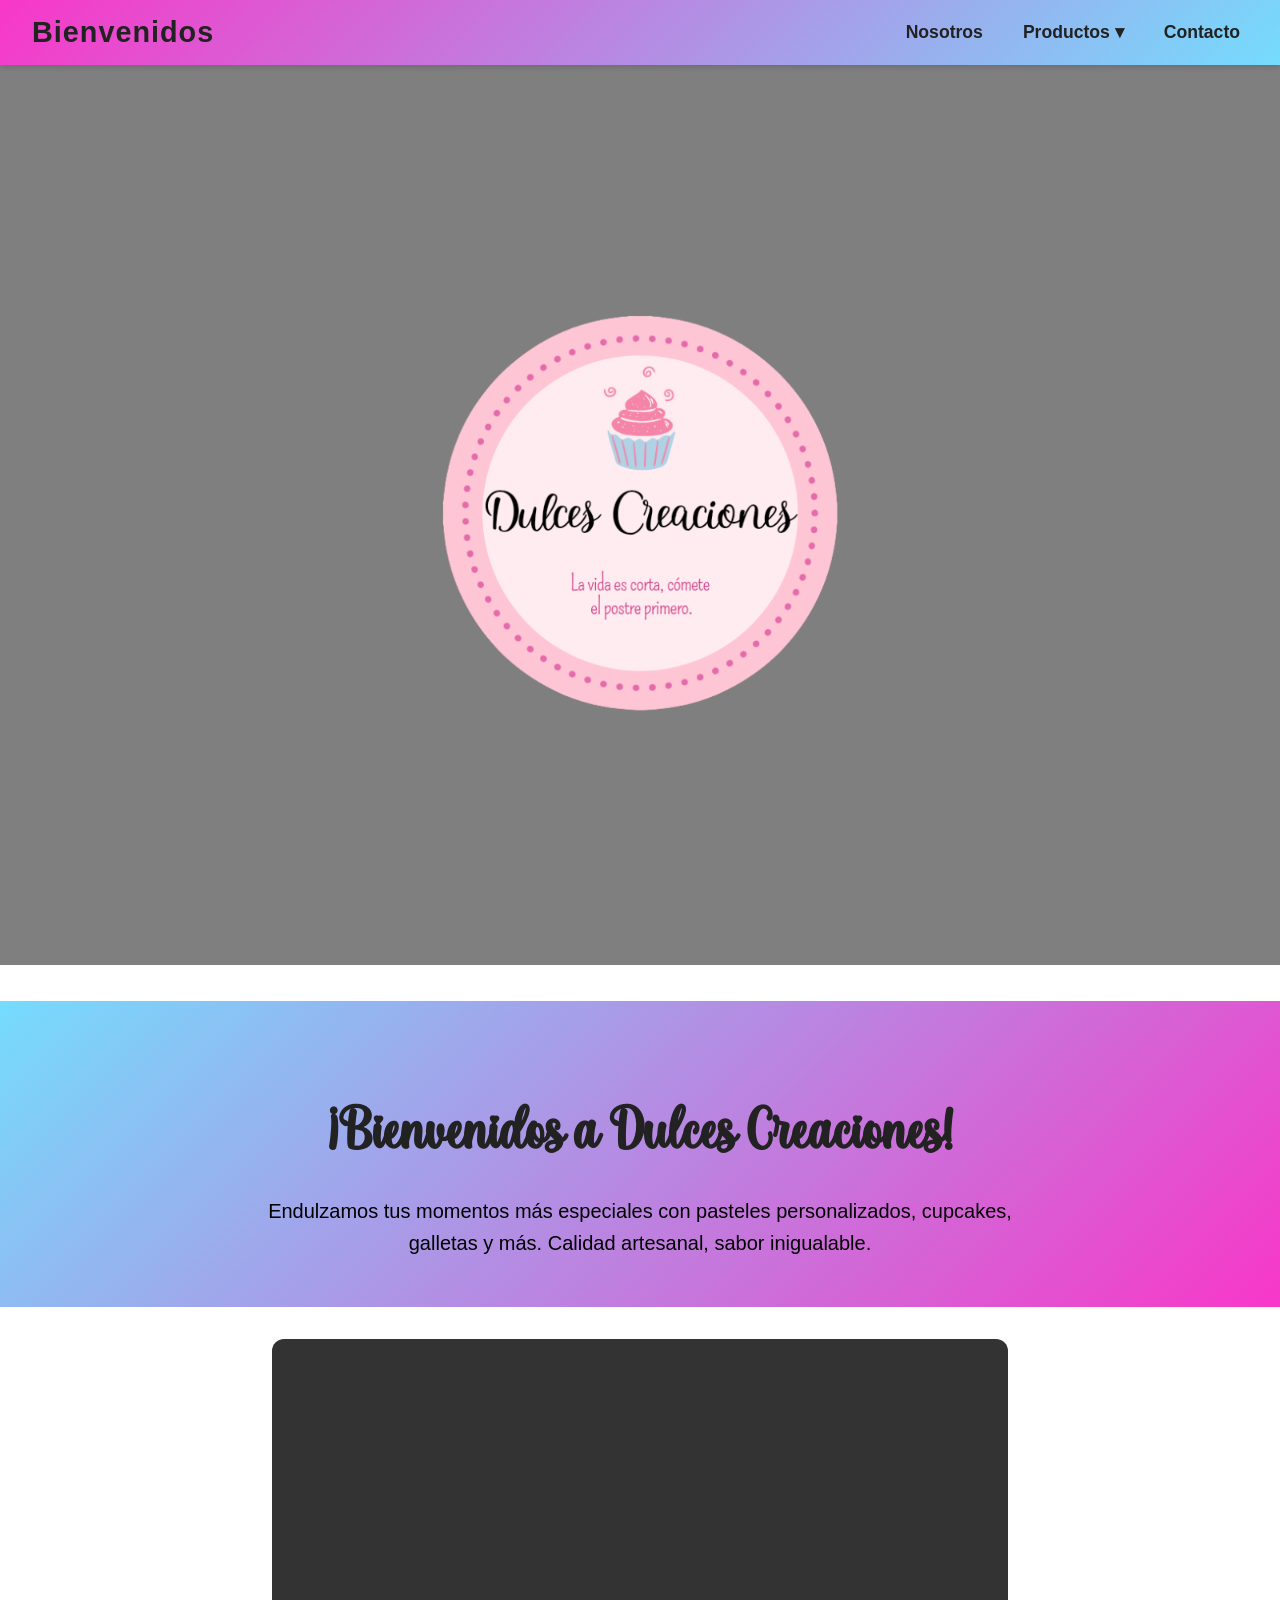
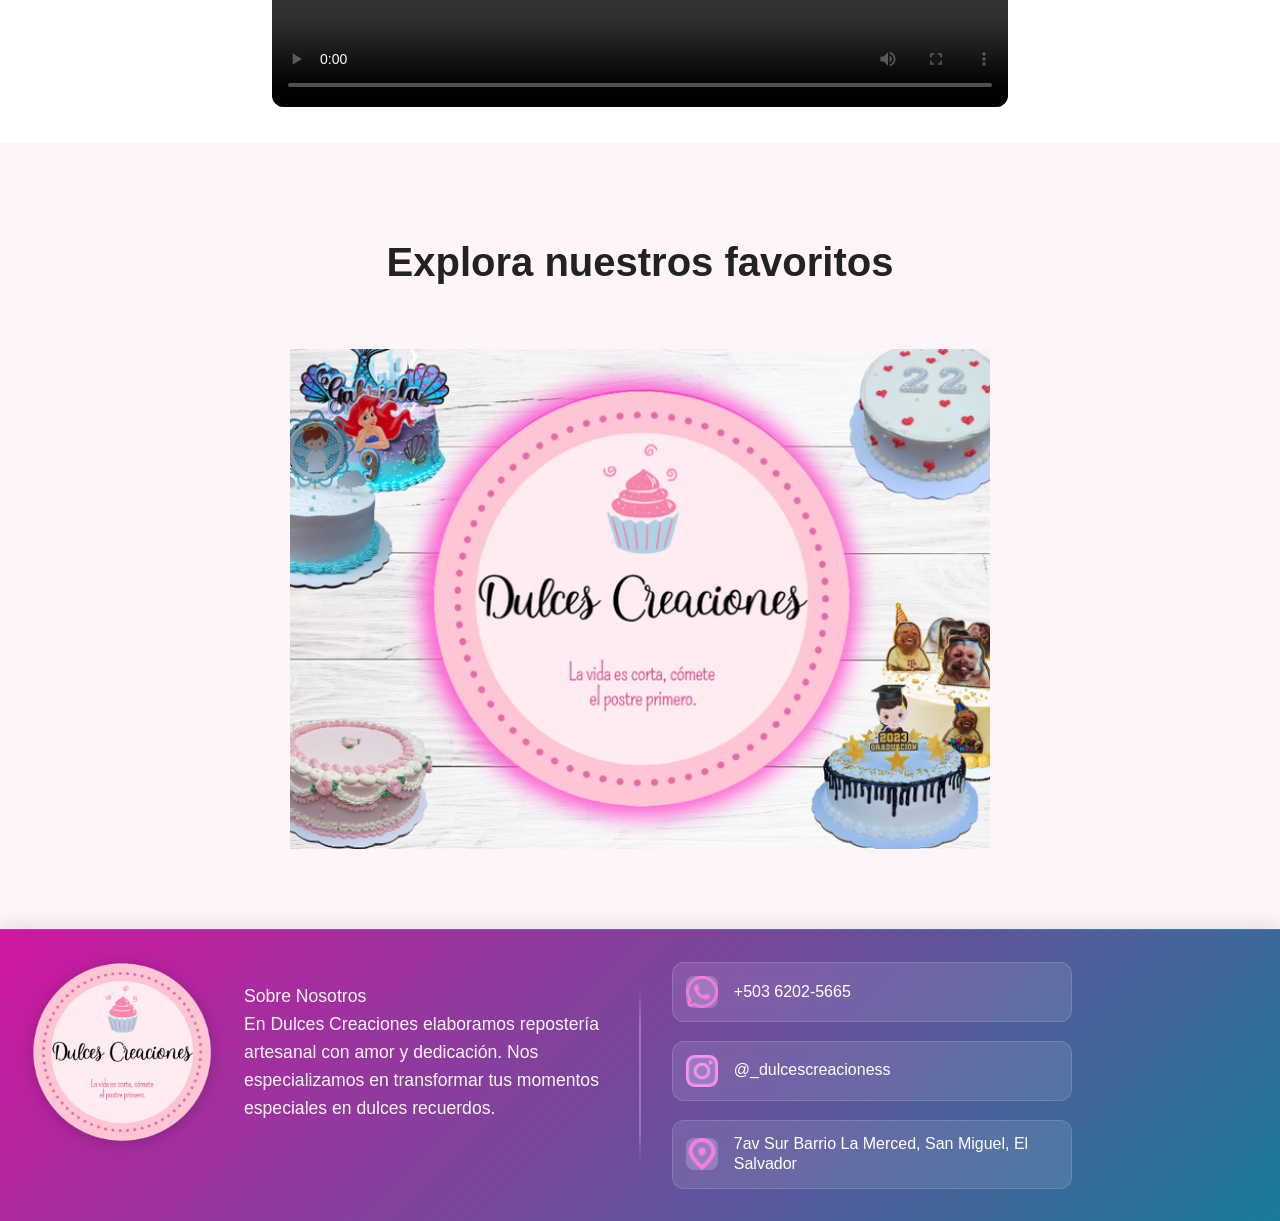
<file: index.html>
<!DOCTYPE html>
<html lang="es">
<head>
  <meta charset="UTF-8">
  <meta name="viewport" content="width=device-width, initial-scale=1.0">
  <title>Dulces Creaciones</title>
  <link rel="stylesheet" href="css/DulcesCreaciones.css">
  <script src="Javascript/Menu.js"></script>
</head>
<body>

  <nav class="navbar">
    <a href="#" class="navbar-brand">Bienvenidos</a>
    <ul class="nav-links">
      <li class="nav-item"><a href="paginas/SobreNosotros.html" class="nav-link">Nosotros</a></li>
      <li class="nav-item dropdown">
        <a href="#" class="nav-link" id="productosToggle">Productos ▾</a>
        <ul class="dropdown-menu" id="submenuProductos">
          <li><a href="paginas/Pasteles.html">Pasteles</a></li>
          <li><a href="paginas/Galletas.html">Galletas</a></li>
          <li><a href="paginas/Cupcakes.html">Cupcakes</a></li>
        </ul>
      </li>
      <li class="nav-item"><a href="paginas/Contactos.html" class="nav-link">Contacto</a></li>
    </ul>
  </nav>

  <header class="video-section">
    <video class="videoFondo" autoplay muted loop>
      <source src="video/VideoCabezera.mp4" type="video/mp4">
    </video>
    <div class="video-overlay"></div>
    <div class="imagenCabecera">
      <img src="img/Logo.png" alt="Logo de la Empresa" class="logoEncabezado">
    </div>
  </header>

  <br><br>

  <section class="bienvenida">
    <div class="container">
      <h2>¡Bienvenidos a Dulces Creaciones!</h2>
      <p>Endulzamos tus momentos más especiales con pasteles personalizados, cupcakes, galletas y más. Calidad artesanal, sabor inigualable.</p>
    </div>
  </section>

  <div class="video-container">
    <div class="video-wrapper" id="videoWrapper">
      <video controls preload="metadata">
        <source src="video/Video_Publicitario.mp4" type="video/mp4">
      </video>
    </div>
  </div>

  <section class="productos-destacados">
    <h2>Explora nuestros favoritos</h2>
    <div class="slider-frame">
      <ul>
        <li><img src="img/Galeria1.png" alt=""></li>
        <li><img src="img/Galeria2.png" alt=""></li>
        <li><img src="img/Galeria3.png" alt=""></li>
        <li><img src="img/Galeria1.png" alt=""></li>
      </ul>
    </div>
  </section>

  <footer class="footer">
    <div class="footer-left">
      <img src="img/Logo.png" alt="Logo de la empresa" class="logo">
      <div class="descripcion">
        <p>Sobre Nosotros<br>
          En Dulces Creaciones elaboramos repostería artesanal con amor y dedicación. Nos especializamos en transformar tus momentos especiales en dulces recuerdos.
        </p>
      </div>
    </div>

    <div class="footer-right">
      <div class="contacto">
        <img src="img/whatsapp.png" alt="Teléfono" class="icono">
        <span>+503 6202-5665</span>
      </div>

      <div class="contacto">
        <img src="img/instagram.png" alt="Instagram" class="icono">
        <span>
          <a href="https://www.instagram.com/_dulcescreacioness?igsh=aTAyZDJueDV2cmlq" target="_blank">
            @_dulcescreacioness
          </a>
        </span>
      </div>

      <div class="contacto">
        <img src="img/ubcacion.png" alt="Ubicación" class="icono">
        <span>7av Sur Barrio La Merced, San Miguel, El Salvador</span>
      </div>
    </div>
  </footer>

</body>
</html>
</file>
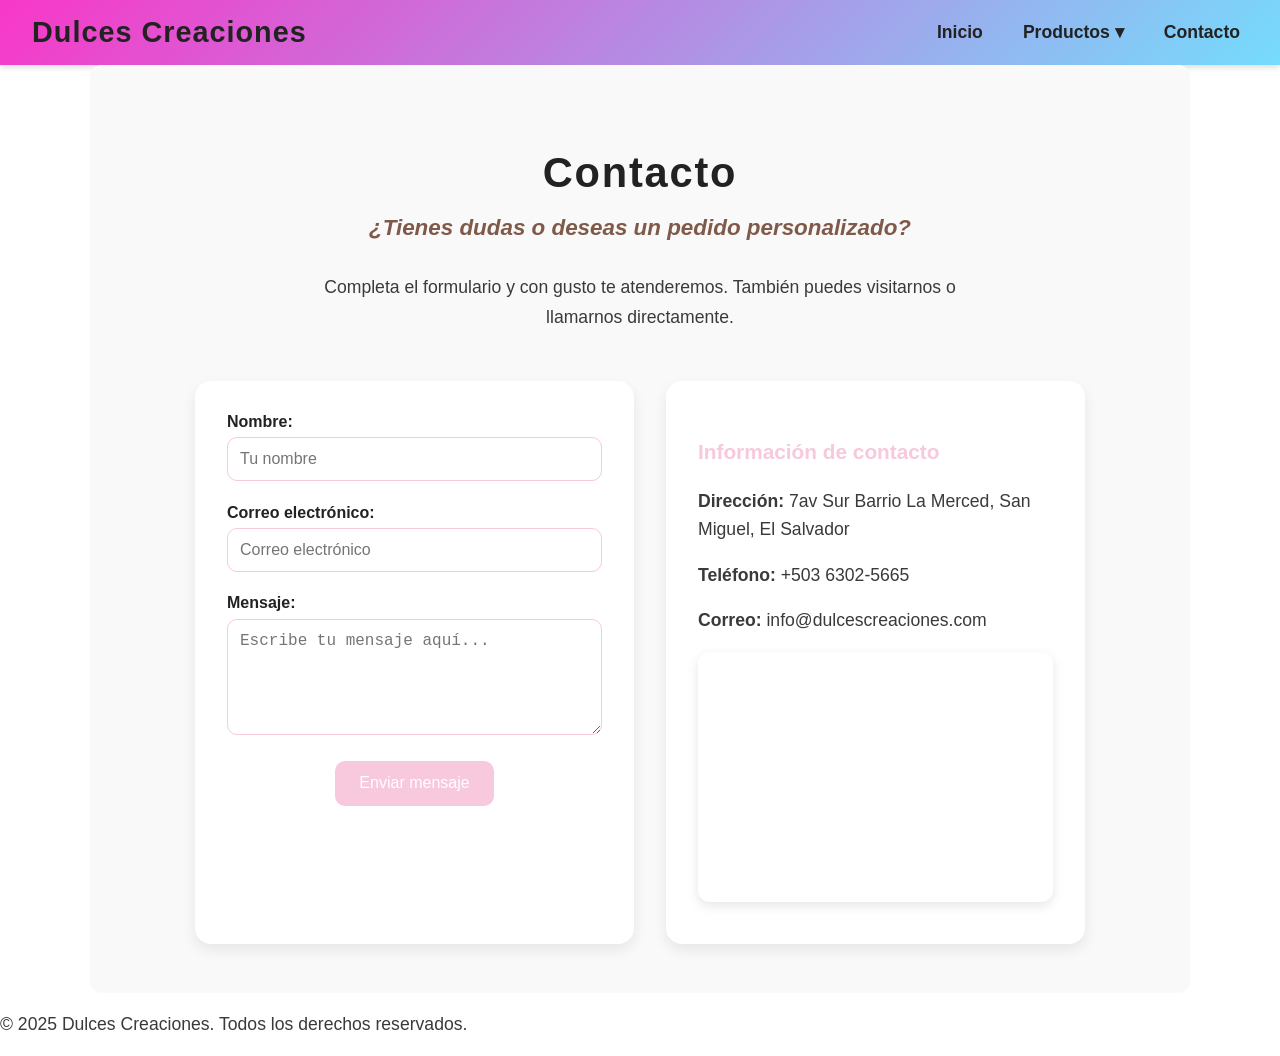
<file: paginas/Contactos.html>
<!DOCTYPE html>
<html lang="es">
<head>
  <meta charset="UTF-8" />
  <meta name="viewport" content="width=device-width, initial-scale=1" />
  <title>Contacto | Dulces Creaciones</title>
  <link rel="stylesheet" href="../css/DulcesCreaciones.css">
  <link rel="stylesheet" href="../css/Contactos.css">
  <script src="../Javascript/Menu.js"></script>
</head>
<body>

  <nav class="navbar">
    <a href="../index.html" class="navbar-brand">Dulces Creaciones</a>
    <ul class="nav-links">
      <li class="nav-item"><a href="../index.html#nosotros" class="nav-link">Inicio</a></li>
      <li class="nav-item dropdown">
        <a href="#" class="nav-link" id="productosToggle">Productos ▾</a>
        <ul class="dropdown-menu" id="submenuProductos">
          <li><a href="Pasteles.html">Pasteles</a></li>
          <li><a href="Galletas.html">Galletas</a></li>
          <li><a href="Cupcakes.html">Cupcakes</a></li>
        </ul>
      </li>
      <li class="nav-item"><a href="Contactos.html" class="nav-link">Contacto</a></li>
    </ul>
  </nav>

  <section class="contacto">
  <div class="container">
    <h1>Contacto</h1>
    <h2>¿Tienes dudas o deseas un pedido personalizado?</h2>
    <p class="contact-intro">
      Completa el formulario y con gusto te atenderemos. También puedes visitarnos o llamarnos directamente.
    </p>

    <div class="contact-container">
      <div class="contact-form">
        <form>
          <div class="form-group">
            <label for="nombre">Nombre:</label>
            <input type="text" id="nombre" name="nombre" placeholder="Tu nombre" required />
          </div>
          <div class="form-group">
            <label for="email">Correo electrónico:</label>
            <input type="email" id="email" name="email" placeholder="Correo electrónico" required />
          </div>
          <div class="form-group">
            <label for="mensaje">Mensaje:</label>
            <textarea id="mensaje" name="mensaje" rows="5" placeholder="Escribe tu mensaje aquí..." required></textarea>
          </div>
          <div style="text-align: center;">
            <button type="submit" class="contact-btn"><a href="mailto:kelvincienfuegos620@gmail.com">Enviar mensaje</a></button>
          </div>
        </form>
      </div>

      <div class="contact-info">
        <h3>Información de contacto</h3>
        <p><strong>Dirección:</strong> 7av Sur Barrio La Merced, San Miguel, El Salvador</p>
        <p><strong>Teléfono:</strong> +503 6302-5665</p>
        <p><strong>Correo:</strong> info@dulcescreaciones.com</p>
        <div class="map-container">
          <iframe 
            src="https://www.google.com/maps/embed?pb=!1m18!1m12!1m3!1d3879.9915243921537!2d-88.17963739999999!3d13.4746198!2m3!1f0!2f0!3f0!3m2!1i1024!2i768!4f13.1!3m3!1m2!1s0x8f7b2bda7da244cd%3A0x8c946ceab1dd8612!2sTAMALES%20NI%C3%91A%20ROSARIO!5e0!3m2!1ses-419!2ssv!4v1749410421347!5m2!1ses-419!2ssv" 
            allowfullscreen 
            loading="lazy">
          </iframe>
        </div>
      </div>
    </div>
  </div>
</section>
  <footer>
    <p>&copy; 2025 Dulces Creaciones. Todos los derechos reservados.</p>
  </footer>

</body>
</html>
</file>
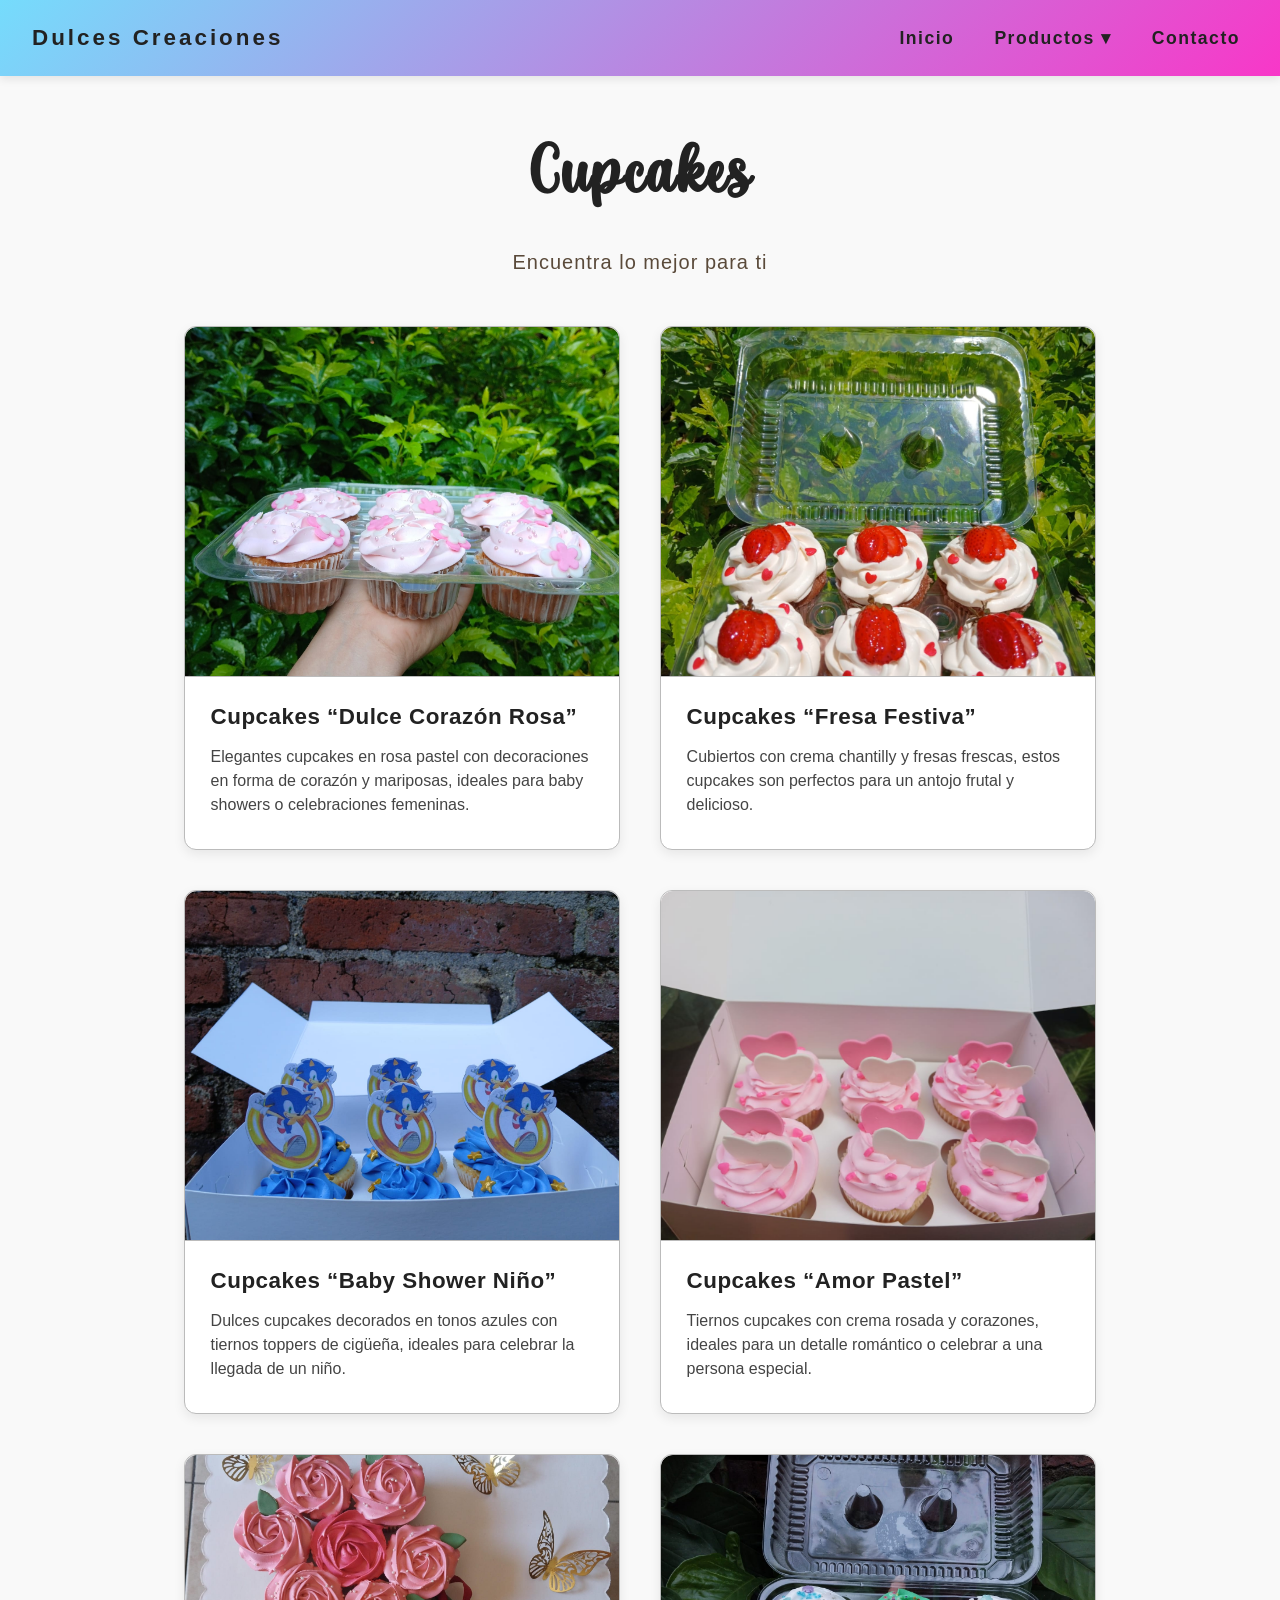
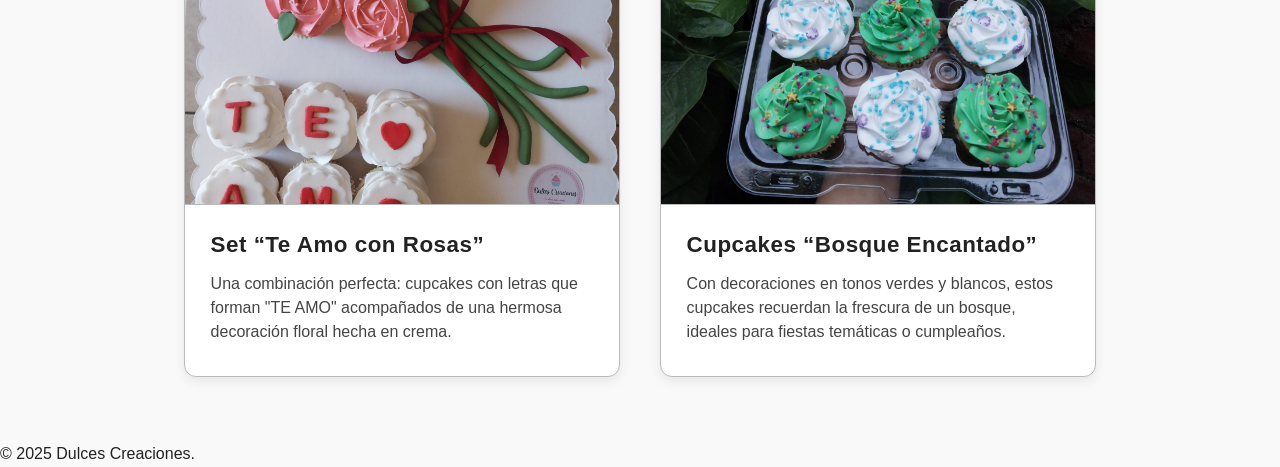
<file: paginas/Cupcakes.html>
<!DOCTYPE html>
<html lang="es">
<head>
  <meta charset="UTF-8" />
  <meta name="viewport" content="width=device-width, initial-scale=1" />
  <title>Dulces Creaciones - Productos</title>
  <script src="../Javascript/Menu.js"></script>
  <link rel="stylesheet" href="../css/General.css" />
</head>
<body>
  <header>
    <div class="logo">Dulces Creaciones</div>
    <nav class="navbar">
      <ul class="nav-links">
        <li class="nav-item"><a href="../index.html" class="nav-link">Inicio</a></li>
        <li class="nav-item dropdown">
          <a href="#" class="nav-link" id="productosToggle">Productos ▾</a>
          <ul class="dropdown-menu" id="submenuProductos">
            <li><a href="Pasteles.html">Pasteles</a></li>
            <li><a href="Galletas.html">Galletas</a></li>
          </ul>
        </li>
        <li class="nav-item"><a href="Contactos.html" class="nav-link">Contacto</a></li>
      </ul>
      </li>
    </ul>
  </nav>
  </header>

  <main>
    <h1>Cupcakes</h1>
    <h2>Encuentra lo mejor para ti</h2>

    <section class="gallery">
      <article class="product-card">
        <img src="../img/cupcakes_1.jpg" alt="Producto 1" />
        <div class="product-info">
          <h3>Cupcakes “Dulce Corazón Rosa”</h3>
          <p>Elegantes cupcakes en rosa pastel con decoraciones en forma de corazón y mariposas, ideales para baby showers o celebraciones femeninas.</p>
        </div>
      </article>

      <article class="product-card">
        <img src="../img/cupcakes_2.jpg" alt="Producto 2" />
        <div class="product-info">
          <h3>Cupcakes “Fresa Festiva”</h3>
          <p>Cubiertos con crema chantilly y fresas frescas, estos cupcakes son perfectos para un antojo frutal y delicioso.</p>
        </div>
      </article>

      <article class="product-card">
        <img src="../img/cupcakes_3.jpg" alt="Producto 3" />
        <div class="product-info">
          <h3>Cupcakes “Baby Shower Niño”</h3>
          <p>Dulces cupcakes decorados en tonos azules con tiernos toppers de cigüeña, ideales para celebrar la llegada de un niño.</p>
        </div>
      </article>

      <article class="product-card">
        <img src="../img/cupcakes_4.jpg" alt="Producto 4" />
        <div class="product-info">
          <h3>Cupcakes “Amor Pastel”</h3>
          <p>Tiernos cupcakes con crema rosada y corazones, ideales para un detalle romántico o celebrar a una persona especial.</p>
        </div>
      </article>

      <article class="product-card">
        <img src="../img/cupcakes_5.jpg" alt="Producto 5" />
        <div class="product-info">
          <h3>Set “Te Amo con Rosas”</h3>
          <p>Una combinación perfecta: cupcakes con letras que forman "TE AMO" acompañados de una hermosa decoración floral hecha en crema.</p>
        </div>
      </article>

      <article class="product-card">
        <img src="../img/cupcakes_6.jpg" alt="Producto 6" />
        <div class="product-info">
          <h3>Cupcakes “Bosque Encantado”</h3>
          <p>Con decoraciones en tonos verdes y blancos, estos cupcakes recuerdan la frescura de un bosque, ideales para fiestas temáticas o cumpleaños.</p>
        </div>
      </article>
    </section>
  </main>

  <footer>
    &copy; 2025 Dulces Creaciones.
  </footer>
</body>
</html>
</file>
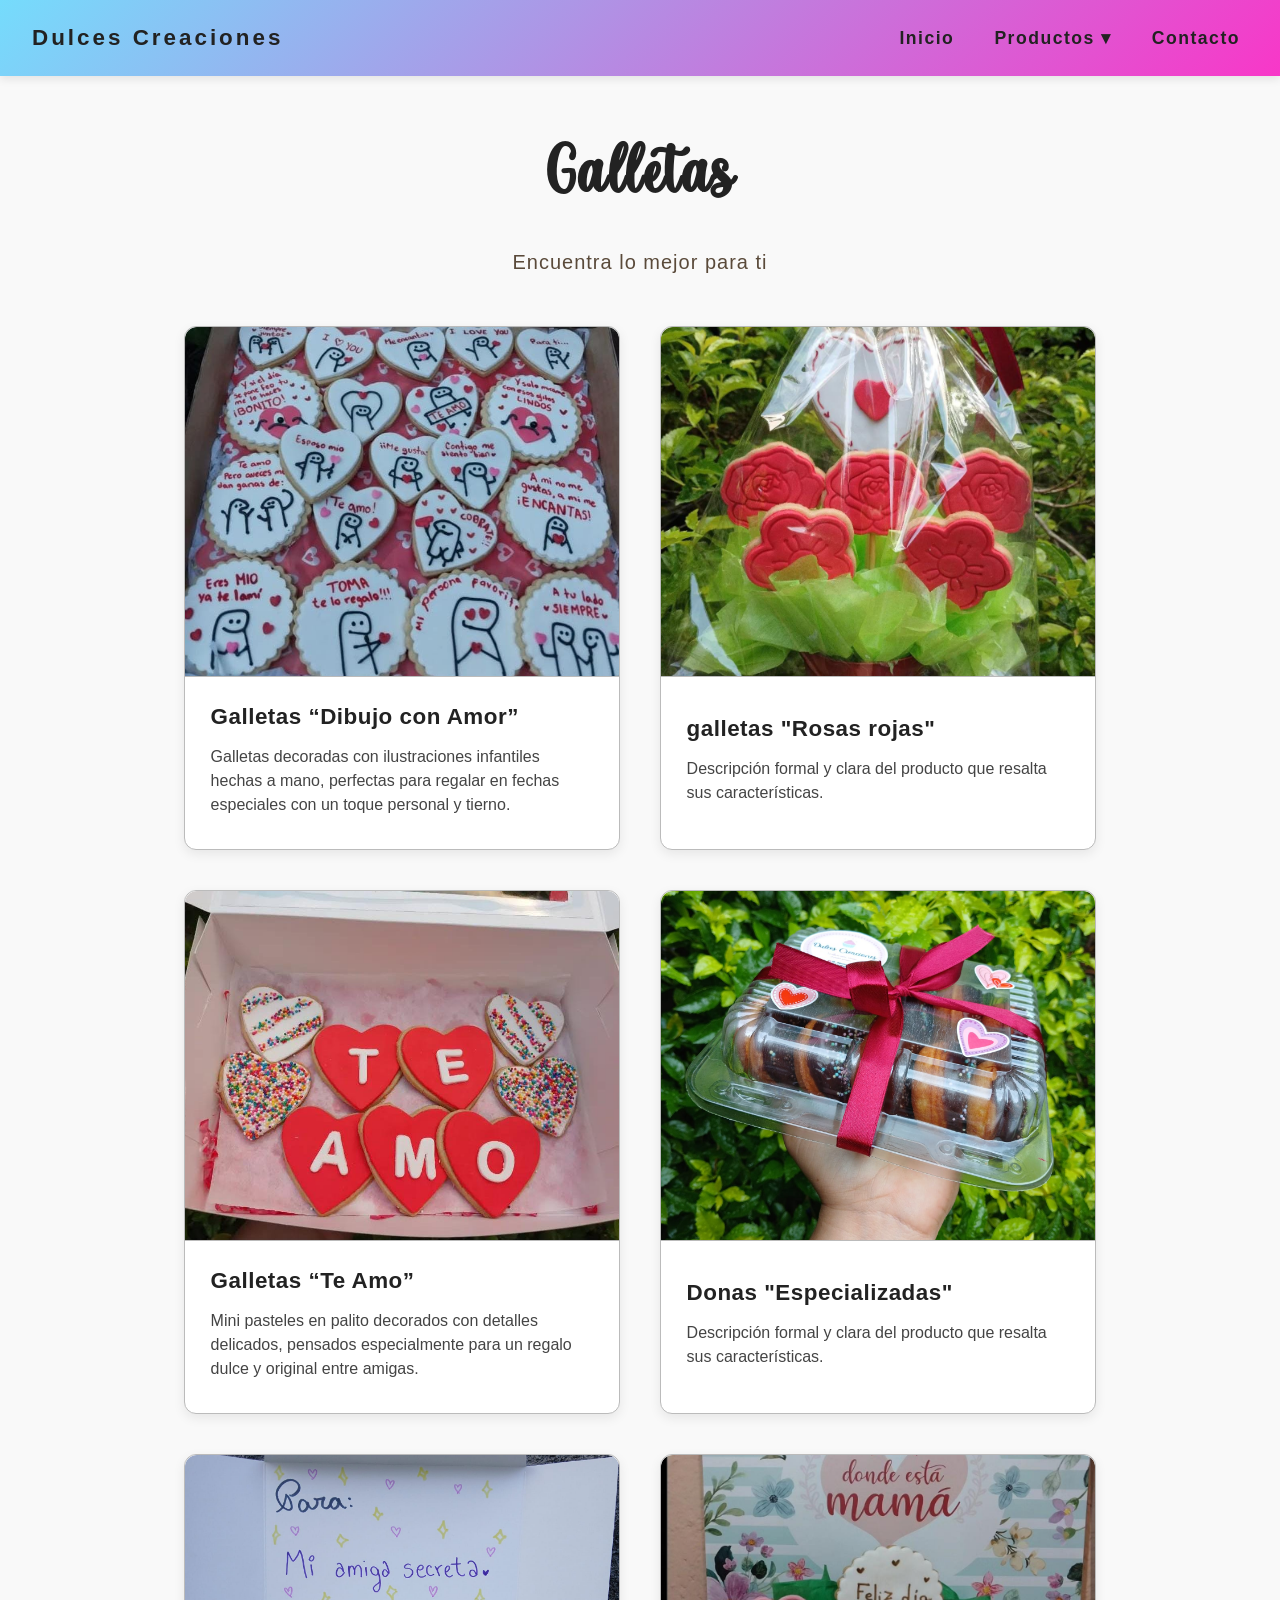
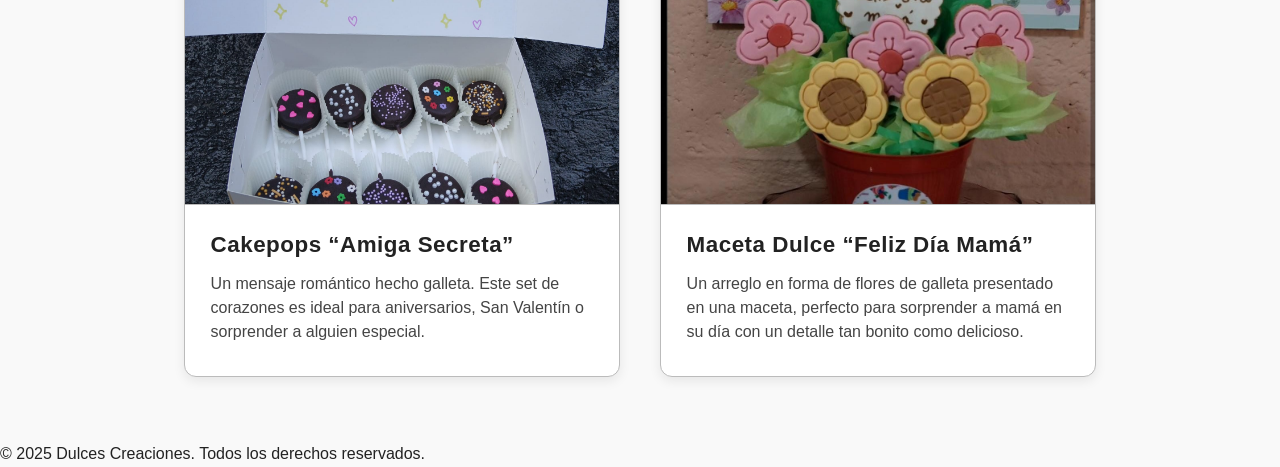
<file: paginas/Galletas.html>
<!DOCTYPE html>
<html lang="es">
<head>
  <meta charset="UTF-8" />
  <meta name="viewport" content="width=device-width, initial-scale=1" />
  <title>Dulces Creaciones - Productos</title>
  <link rel="stylesheet" href="../css/General.css" />
  <script src="../Javascript/Menu.js"></script>

</head>
<body>
  <header>
    <div class="logo">Dulces Creaciones</div>
    <nav class="navbar">
      <ul class="nav-links">
      <li class="nav-item"><a href="../index.html" class="nav-link">Inicio</a></li>
      <li class="nav-item dropdown">
      <a href="#" class="nav-link" id="productosToggle">Productos ▾</a>
      <ul class="dropdown-menu" id="submenuProductos">
        <li><a href="Pasteles.html">Pasteles</a></li>
        <li><a href="Cupcakes.html">Cupcakes</a></li>
      </ul>
      </li>
        <li class="nav-item"><a href="Contactos.html" class="nav-link">Contacto</a></li>
      </ul>
    </li>
  </ul>
</nav>
</header>

  <main>
    <h1>Galletas</h1>
    <h2>Encuentra lo mejor para ti</h2>

      <section class="gallery">
    <article class="product-card">
      <img src="../img/galletas_1.jpg" alt="Producto 1" />
      <div class="product-info">
        <h3>Galletas “Dibujo con Amor”</h3>
        <p>Galletas decoradas con ilustraciones infantiles hechas a mano, perfectas para regalar en fechas especiales con un toque personal y tierno.</p>
      </div>
    </article>

    <article class="product-card">
      <img src="../img/galletas_2.jpg" alt="Producto 2" />
      <div class="product-info">
        <h3>galletas "Rosas rojas"</h3>
        <p>Descripción formal y clara del producto que resalta sus características.</p>
      </div>
    </article>

    <article class="product-card">
      <img src="../img/galletas_3.jpg" alt="Producto 3" />
      <div class="product-info">
        <h3>Galletas “Te Amo”</h3>
        <p>Mini pasteles en palito decorados con detalles delicados, pensados especialmente para un regalo dulce y original entre amigas.</p>
      </div>
    </article>

    <article class="product-card">
      <img src="../img/galletas_4.jpg" alt="Producto 4" />
      <div class="product-info">
        <h3>Donas "Especializadas"</h3>
        <p>Descripción formal y clara del producto que resalta sus características.</p>
      </div>
    </article>

    <article class="product-card">
      <img src="../img/galletas_5.jpg" alt="Producto 5" />
      <div class="product-info">
        <h3>Cakepops “Amiga Secreta”</h3>
        <p>Un mensaje romántico hecho galleta. Este set de corazones es ideal para aniversarios, San Valentín o sorprender a alguien especial.</p>
      </div>
    </article>

    <article class="product-card">
      <img src="../img/galletas_6.jpg" alt="Producto 6" />
      <div class="product-info">
        <h3>Maceta Dulce “Feliz Día Mamá”</h3>
        <p>Un arreglo en forma de flores de galleta presentado en una maceta, perfecto para sorprender a mamá en su día con un detalle tan bonito como delicioso.</p>
      </div>
    </article>

  
  </main>
  <footer>
    <p>&copy; 2025 Dulces Creaciones. Todos los derechos reservados.</p>
  </footer>
</body>
</html>
</file>
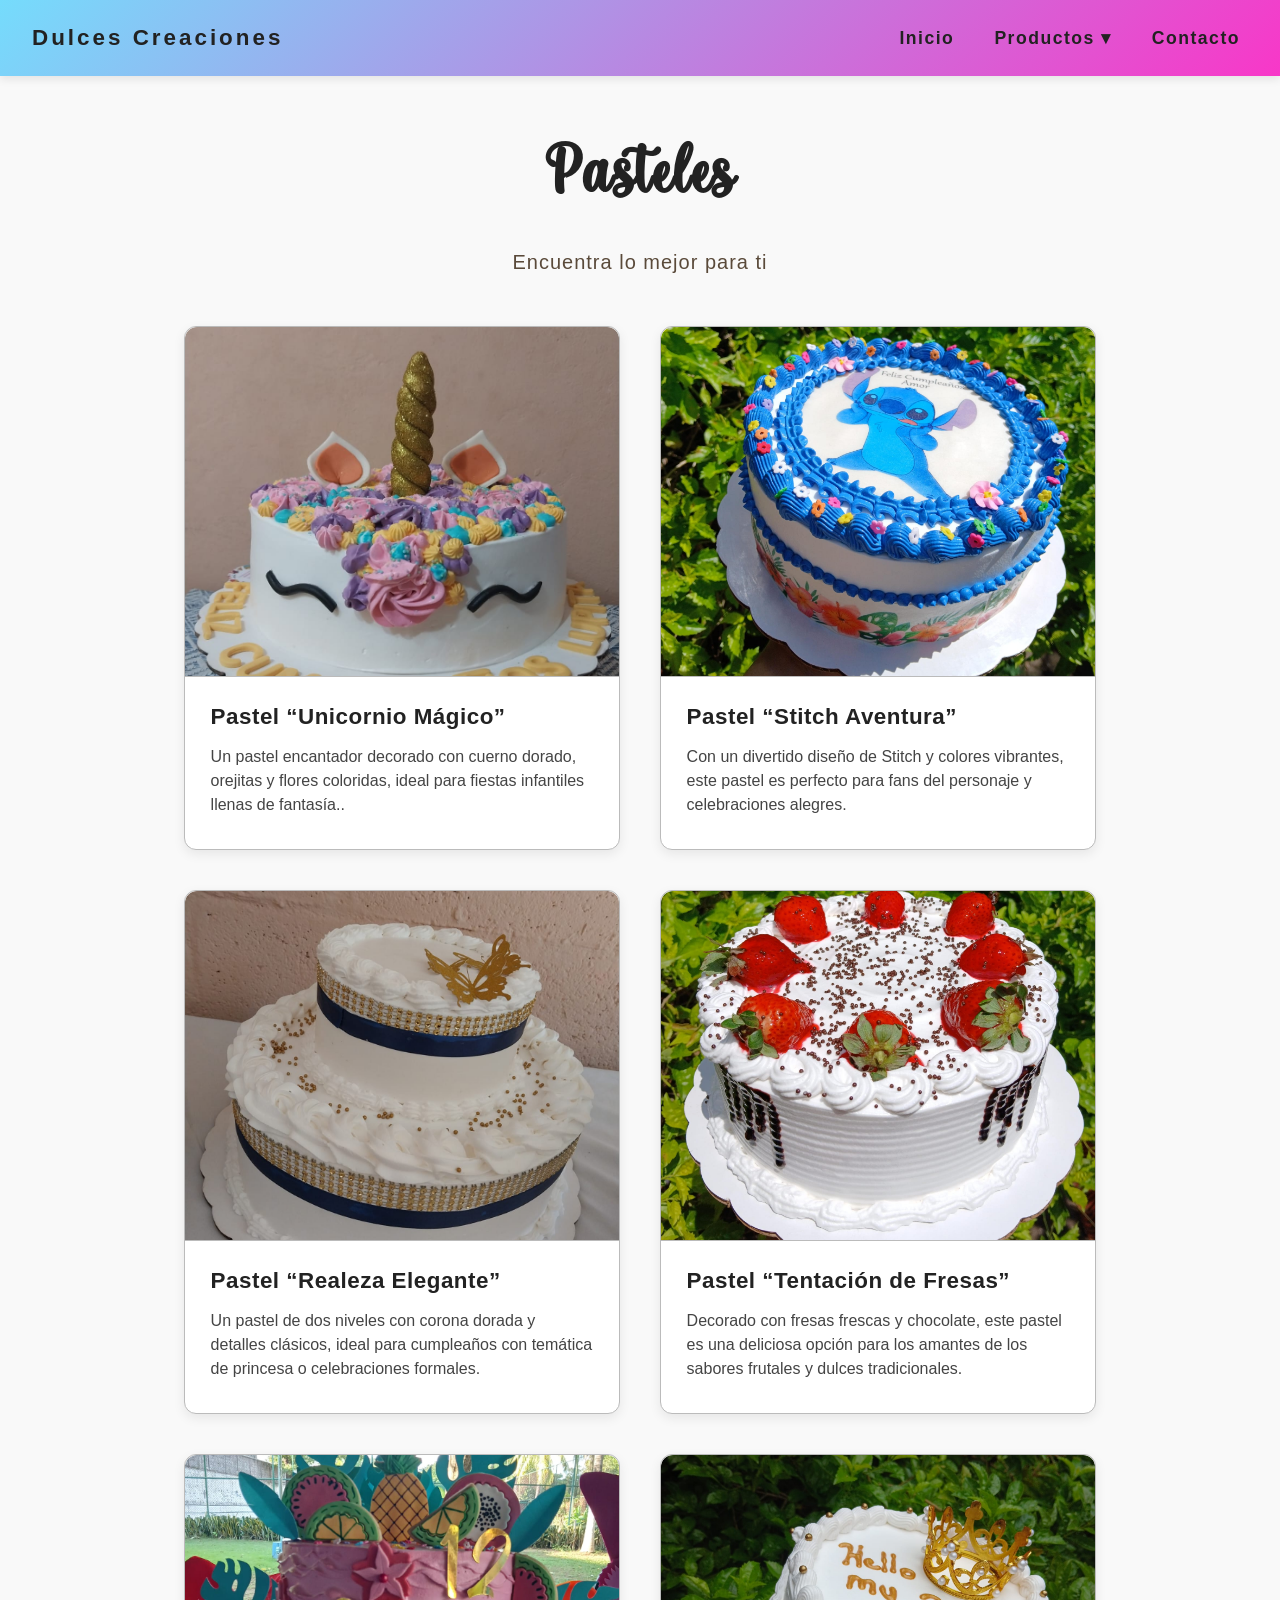
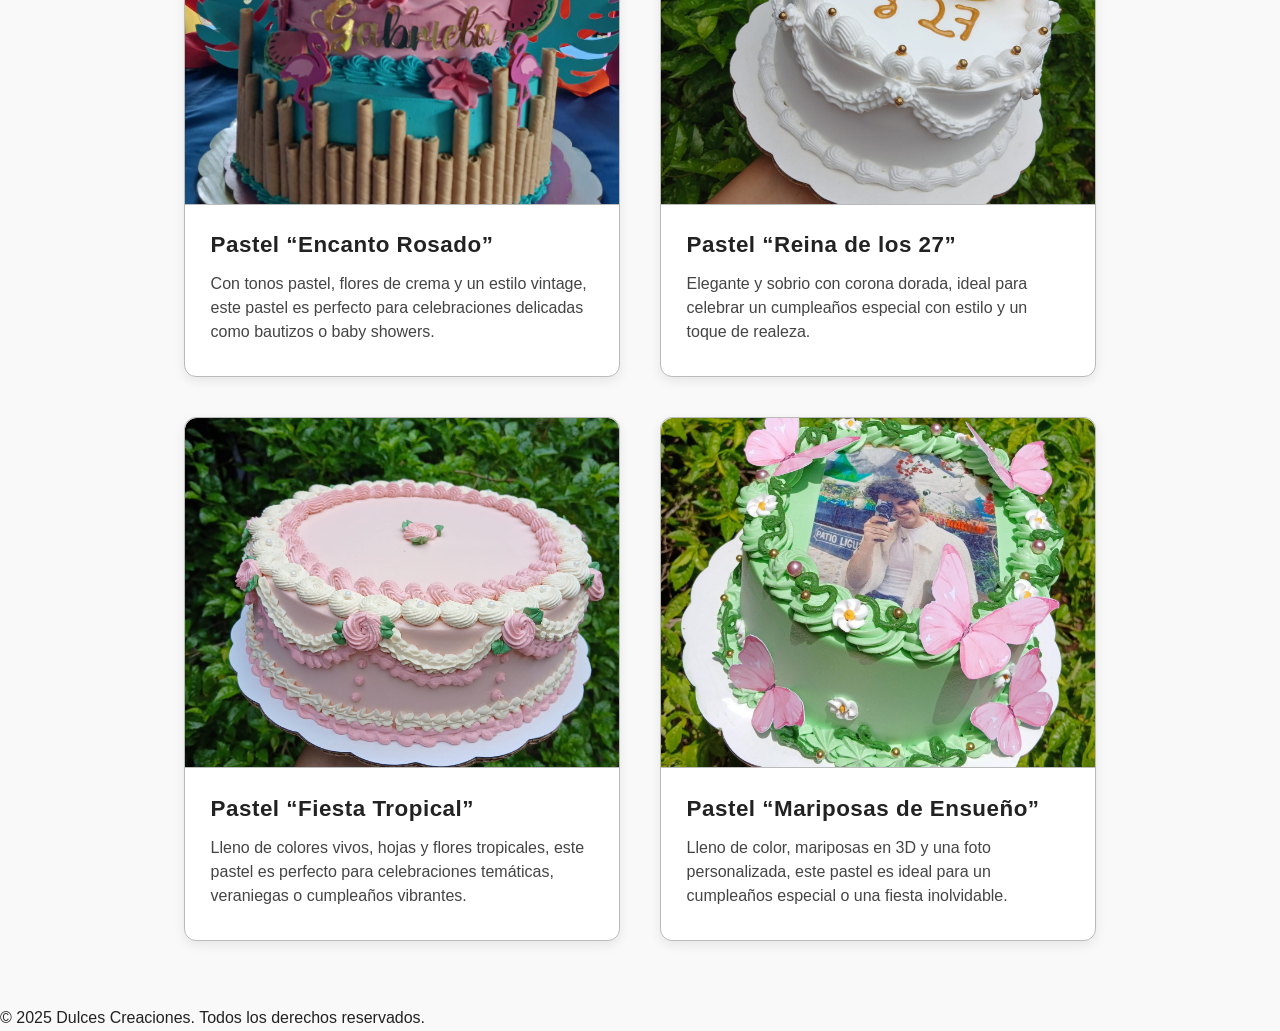
<file: paginas/Pasteles.html>
<!DOCTYPE html>
<html lang="es">
<head>
  <meta charset="UTF-8" />
  <meta name="viewport" content="width=device-width, initial-scale=1" />
  <title>Dulces Creaciones - Productos</title>
  <link rel="stylesheet" href="../css/General.css" />
  <script src="../Javascript/Menu.js"></script>

</head>
<body>
  <header>
    <div class="logo">Dulces Creaciones</div>
    <nav class="navbar">
      <ul class="nav-links">
      <li class="nav-item"><a href="../index.html" class="nav-link">Inicio</a></li>
      <li class="nav-item dropdown">
      <a href="#" class="nav-link" id="productosToggle">Productos ▾</a>
      <ul class="dropdown-menu" id="submenuProductos">
        <li><a href="Galletas.html">Galletas</a></li>
        <li><a href="Cupcakes.html">Cupcakes</a></li>
      </ul>
      </li>
        <li class="nav-item"><a href="Contactos.html" class="nav-link">Contacto</a></li>
      </ul>
    </li>
  </ul>
</nav>
</header>

  <main>
    <h1>Pasteles</h1>
    <h2>Encuentra lo mejor para ti</h2>

      <section class="gallery">
    <article class="product-card">
      <img src="../img/pastel_1.jpg" alt="Producto 1" />
      <div class="product-info">
        <h3>Pastel “Unicornio Mágico”</h3>
        <p>Un pastel encantador decorado con cuerno dorado, orejitas y flores coloridas, ideal para fiestas infantiles llenas de fantasía..</p>
      </div>
    </article>

    <article class="product-card">
      <img src="../img/pastel_10.jpg" alt="Producto 2" />
      <div class="product-info">
        <h3>Pastel “Stitch Aventura”</h3>
        <p>Con un divertido diseño de Stitch y colores vibrantes, este pastel es perfecto para fans del personaje y celebraciones alegres.</p>
      </div>
    </article>

    <article class="product-card">
      <img src="../img/pastel_11.jpg" alt="Producto 3" />
      <div class="product-info">
        <h3>Pastel “Realeza Elegante”</h3>
        <p>Un pastel de dos niveles con corona dorada y detalles clásicos, ideal para cumpleaños con temática de princesa o celebraciones formales.</p>
      </div>
    </article>

    <article class="product-card">
      <img src="../img/pastel_2.jpg" alt="Producto 4" />
      <div class="product-info">
        <h3>Pastel “Tentación de Fresas”</h3>
        <p>Decorado con fresas frescas y chocolate, este pastel es una deliciosa opción para los amantes de los sabores frutales y dulces tradicionales.</p>
      </div>
    </article>

    <article class="product-card">
      <img src="../img/pastel_3.jpg" alt="Producto 5" />
      <div class="product-info">
        <h3>Pastel “Encanto Rosado”</h3>
        <p>Con tonos pastel, flores de crema y un estilo vintage, este pastel es perfecto para celebraciones delicadas como bautizos o baby showers.</p>
      </div>
    </article>

    <article class="product-card">
      <img src="../img/pastel_4.jpg" alt="Producto 6" />
      <div class="product-info">
        <h3>Pastel “Reina de los 27”</h3>
        <p>Elegante y sobrio con corona dorada, ideal para celebrar un cumpleaños especial con estilo y un toque de realeza.</p>
      </div>
    </article>

    <article class="product-card">
      <img src="../img/pastel_5.jpg" alt="Producto 7" />
      <div class="product-info">
        <h3>Pastel “Fiesta Tropical”</h3>
        <p>Lleno de colores vivos, hojas y flores tropicales, este pastel es perfecto para celebraciones temáticas, veraniegas o cumpleaños vibrantes.</p>
      </div>
    </article>

    <article class="product-card">
      <img src="../img/pastel_6.jpg" alt="Producto 8" />
      <div class="product-info">
        <h3>Pastel “Mariposas de Ensueño”</h3>
        <p>Lleno de color, mariposas en 3D y una foto personalizada, este pastel es ideal para un cumpleaños especial o una fiesta inolvidable.</p>
      </div>
    </article>

  </section>
  </main>

  <footer>
    <p>&copy; 2025 Dulces Creaciones. Todos los derechos reservados.</p>
  </footer>

</body>
</html>
</file>
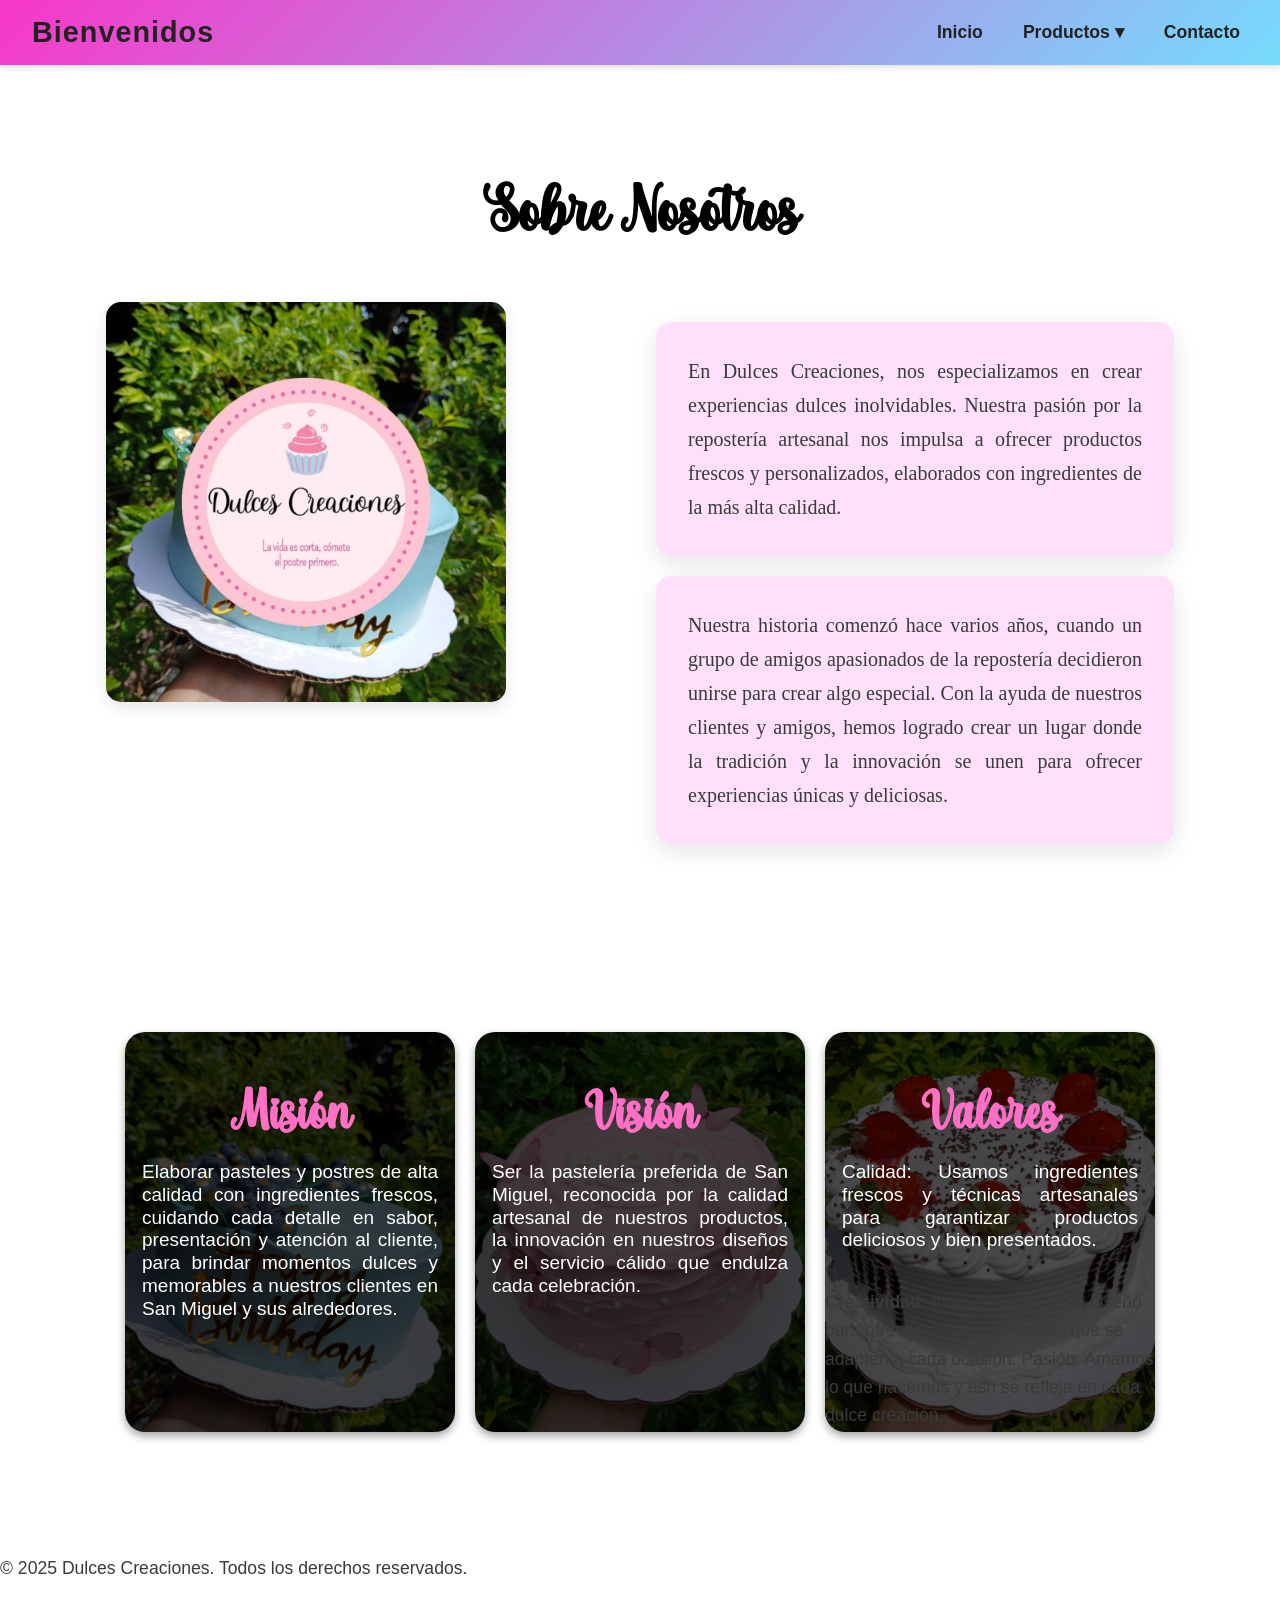
<file: paginas/SobreNosotros.html>
<!DOCTYPE html>
<html lang="es">
<head>
  <meta charset="UTF-8">
  <meta name="viewport" content="width=device-width, initial-scale=1.0">
  <title>Sobre Nosotros</title>
  <link rel="stylesheet" href="../css/SobreNosotros.css">
  <link rel="stylesheet" href="../css/DulcesCreaciones.css">
  <script src="../Javascript/Menu.js"></script>
</head>
<body>

  <header>
    <nav class="navbar">
      <a href="#" class="navbar-brand">Bienvenidos</a>
      <ul class="nav-links">
        <li class="nav-item"><a href="../index.html" class="nav-link">Inicio</a></li>
        <li class="nav-item dropdown">
          <a href="#" class="nav-link" id="productosToggle">Productos ▾</a>
          <ul class="dropdown-menu" id="submenuProductos">
            <li><a href="Pasteles.html">Pasteles</a></li>
            <li><a href="Galletas.html">Galletas</a></li>
            <li><a href="Cupcakes.html">Cupcakes</a></li>
          </ul>
        </li>
        <li class="nav-item"><a href="Contactos.html" class="nav-link">Contacto</a></li>
      </ul>
    </nav>
  </header>

  <section id="nosotros">
    <div class="container">
      <h2>Sobre Nosotros</h2>
      <div class="row">
        <div class="col-half">
          <img src="../img/Historia.png" alt="Imagen de Dulces Creaciones" class="img-fluid" />
        </div>
        <div class="col-half">
          <p class="historia">
            En Dulces Creaciones, nos especializamos en crear experiencias dulces inolvidables. Nuestra pasión por la repostería artesanal nos impulsa a ofrecer productos frescos y personalizados, elaborados con ingredientes de la más alta calidad.
          </p>
          <p class="historia">
            Nuestra historia comenzó hace varios años, cuando un grupo de amigos apasionados de la repostería decidieron unirse para crear algo especial. Con la ayuda de nuestros clientes y amigos, hemos logrado crear un lugar donde la tradición y la innovación se unen para ofrecer experiencias únicas y deliciosas.
          </p>
        </div>
      </div>
    </div>
  </section>

  <section class="contenido">
    <div class="parent">
      <div class="tarjeta" style="background-image: url('../img/Img1.png');">
        <div class="contenido-tarjeta">
          <h3>Misión</h3>
          <p class="MSV">Elaborar pasteles y postres de alta calidad con ingredientes frescos, cuidando cada detalle en sabor, presentación y atención al cliente, para brindar momentos dulces y memorables a nuestros clientes en San Miguel y sus alrededores.</p>
        </div>
      </div>

      <div class="tarjeta" style="background-image: url('../img/Img2.png');">
        <div class="contenido-tarjeta">
          <h3>Visión</h3>
          <p class="MSV">Ser la pastelería preferida de San Miguel, reconocida por la calidad artesanal de nuestros productos, la innovación en nuestros diseños y el servicio cálido que endulza cada celebración.</p>
        </div>
      </div>

      <div class="tarjeta" style="background-image: url('../img/Img3.png');">
        <div class="contenido-tarjeta">
          <h3>Valores</h3>
          <p class="MSV">Calidad: Usamos ingredientes frescos y técnicas artesanales para garantizar productos deliciosos y bien presentados.</p>
          <p><b>Creatividad:</b> Innovamos en cada diseño para ofrecer creaciones únicas que se adapten a cada ocasión. Pasión: Amamos lo que hacemos y eso se refleja en cada dulce creación.</p>
        </div>
      </div>
    </div>
  </section>

  <footer>
    <p>&copy; 2025 Dulces Creaciones. Todos los derechos reservados.</p>
  </footer>
</body>
</html>
</file>
<file: css/DulcesCreaciones.css>
@font-face {
  font-family: "josephsophia";
  src: url("../fonts/josephsophia.otf") format('truetype');
  font-weight: normal;
  font-style: normal;
}

:root {
  --rosa-pastel: #f8c8dc;
  --celeste-pastel: #cce5f6;
  --negro: #222;
  --blanco: #fff;
}

* {
  box-sizing: border-box;
}

body {
  font-family: 'Segoe UI', sans-serif;
  background-color: var(--blanco);
  color: var(--negro);
  margin: 0;
  padding: 0;
  scroll-behavior: smooth;
  overflow-x: hidden;
}

/* NAVBAR RESPONSIVE */
.navbar {
  background: linear-gradient(135deg, #f837c8 0%, #75dcfc 100%);
  padding: 1rem clamp(1rem, 5vw, 2rem);
  display: flex;
  justify-content: space-between;
  align-items: center;
  box-shadow: 0 2px 6px rgba(0, 0, 0, 0.15);
  position: relative;
  flex-wrap: wrap;
}

.navbar-brand {
  font-size: clamp(1.2rem, 4vw, 1.8rem);
  font-weight: 700;
  letter-spacing: 1px;
  white-space: nowrap;
}

.nav-links {
  display: flex;
  gap: clamp(0.5rem, 3vw, 1.5rem);
  list-style: none;
  margin: 0;
  padding: 0;
  flex-wrap: wrap;
}

.nav-link {
  font-size: clamp(0.9rem, 2.5vw, 1.1rem);
  font-weight: 600;
  cursor: pointer;
  position: relative;
  transition: color 0.3s ease;
  padding: 0.2rem 0.5rem;
  user-select: none;
  white-space: nowrap;
}

.nav-link:hover {
  color: var(--rosa-pastel);
}

.nav-item {
  position: relative;
}

.dropdown-menu {
  display: none;
  position: absolute;
  top: 100%;
  left: 0;
  background-color: var(--blanco);
  border: 1px solid var(--rosa-pastel);
  border-radius: 6px;
  box-shadow: 0 4px 10px rgba(0, 0, 0, 0.1);
  list-style: none;
  margin: 0;
  padding: 0.25rem 0;
  min-width: 150px;
  z-index: 20;
}

.dropdown-menu li a {
  display: block;
  padding: 0.5rem 1rem;
  color: var(--negro);
  white-space: nowrap;
  transition: background-color 0.3s ease, color 0.3s ease;
}

.dropdown-menu li a:hover {
  background-color: var(--rosa-pastel);
  color: white;
}

.dropdown-menu.show {
  display: block;
}

/* VIDEO SECTION RESPONSIVE */
.video-section {
  position: relative;
  height: 100vh;
  width: 100%;
  overflow: hidden;
  min-height: 400px;
}

.videoFondo {
  position: absolute;
  top: 0;
  left: 0;
  height: 100%;
  width: 100%;
  object-fit: cover;
  z-index: 1;
}

.video-overlay {
  position: absolute;
  top: 0;
  left: 0;
  height: 100%;
  width: 100%;
  background-color: rgba(0, 0, 0, 0.5);
  z-index: 2;
}

.imagenCabecera {
  position: absolute;
  top: 50%;
  left: 50%;
  transform: translate(-50%, -50%);
  z-index: 3;
  text-align: center;
  width: 90%;
  max-width: 500px;
}

.logoEncabezado {
  width: 100%;
  height: auto;
  border-radius: 20px;
  max-width: 400px;
}

/* SECCIÓN BIENVENIDA RESPONSIVE */
.bienvenida {
  background: linear-gradient(135deg, #75dcfc 0%, #f837c8 100%);
  text-align: center;
  padding: clamp(1rem, 5vw, 3rem) clamp(1rem, 5vw, 2rem);
}

.bienvenida h2 {
  font-family: josephsophia;
  font-size: clamp(2rem, 8vw, 4rem);
  margin-bottom: 1rem;
  line-height: 1.2;
}

.bienvenida p {
  font-family: Arial, Helvetica, sans-serif;
  font-size: clamp(1rem, 3vw, 1.25rem);
  max-width: 800px;
  margin: 0 auto;
  color: black;
  line-height: 1.6;
}

/* PRODUCTOS DESTACADOS RESPONSIVE */
.productos-destacados {
  text-align: center;
  background: #fff5f8;
  padding: clamp(2rem, 6vw, 4rem) clamp(1rem, 4vw, 2rem);
}

.productos-destacados h2 {
  font-size: clamp(1.5rem, 5vw, 2.5rem);
  margin-bottom: clamp(1rem, 4vw, 2rem);
}

/* GALERÍA DE IMÁGENES RESPONSIVE */
.slider-frame {
  width: min(90vw, 700px);
  height: auto;
  margin: clamp(1rem, 4vw, 3rem) auto 0;
  overflow: hidden;
  border-radius: 15px;
}

.slider-frame ul {
  display: flex;
  padding: 0;
  width: 400%;
  animation: slide 20s infinite alternate ease-in-out;
}

.slider-frame li {
  width: 100%;
  list-style: none;
}

.slider-frame img {
  width: 100%;
  height: auto;
  display: block;
}

@keyframes slide {
  0% {margin-left: 0;}
  20% {margin-left: 0;}
  25% {margin-left: -100%;}
  45% {margin-left: -100%;}
  50% {margin-left: -200%;}
  70% {margin-left: -200%;}
  75% {margin-left: -300%;}
  100% {margin-left: -300%;}
}

/* VIDEO PUBLICITARIO RESPONSIVE */
.video-container {
  width: 100%;
  max-width: 800px;
  height: auto;
  padding: clamp(1rem, 4vw, 2rem);
  margin: 0 auto;
}

.video-wrapper video {
  width: 100%;
  height: auto;
  border-radius: 12px;
}

/* FOOTER RESPONSIVE */
.footer {
  position: relative;
  bottom: 0;
  width: 100%;
  background: linear-gradient(135deg, #d016a1 0%, #197b98 100%);
  color: white;
  display: flex;
  justify-content: space-between;
  align-items: flex-start;
  padding: clamp(1.5rem, 4vw, 2rem);
  z-index: 1000;
  box-shadow: 0 -4px 20px rgba(0, 0, 0, 0.1);
  border-top: 1px solid rgba(255, 255, 255, 0.1);
  gap: 2rem;
}

.footer-left {
  display: flex;
  align-items: center;
  gap: clamp(1rem, 4vw, 2rem);
  flex: 1;
  max-width: 50%;
}

.footer-left .logo {
  height: clamp(100px, 15vw, 180px);
  filter: drop-shadow(0 2px 8px rgba(0, 0, 0, 0.2));
  transition: transform 0.3s ease;
  flex-shrink: 0;
}

.footer-left .logo:hover {
  transform: scale(1.05);
}

.descripcion {
  flex: 1;
}

.descripcion p {
  font-family: Arial, Helvetica, sans-serif;
  font-size: clamp(0.9rem, 2.5vw, 1.1rem);
  line-height: 1.6;
  margin: 0;
  opacity: 0.95;
  font-weight: 300;
  color: #ffffff;
}

.footer::before {
  content: '';
  position: absolute;
  left: 50%;
  top: 20%;
  bottom: 20%;
  width: 1px;
  background: linear-gradient(to bottom, 
    transparent, 
    rgba(255, 255, 255, 0.549) 20%, 
    rgba(255, 255, 255, 0.52) 80%, 
    transparent
  );
  transform: translateX(-50%);
}

.footer-right {
  display: flex;
  flex-direction: column;
  gap: clamp(0.8rem, 2vw, 1.2rem);
  align-items: flex-start;
  flex: 1;
  max-width: 50%;
  padding-left: clamp(1rem, 3vw, 2rem);
}

.contacto {
  display: flex;
  align-items: center;
  gap: clamp(0.5rem, 2vw, 1rem);
  width: 100%;
  max-width: 400px;
  padding: clamp(0.5rem, 2vw, 0.8rem);
  border-radius: 12px;
  background: rgba(255, 255, 255, 0.1);
  backdrop-filter: blur(10px);
  border: 1px solid rgba(255, 255, 255, 0.15);
  transition: all 0.3s ease;
  position: relative;
  overflow: hidden;
}

.contacto::before {
  content: '';
  position: absolute;
  top: 0;
  left: -100%;
  width: 100%;
  height: 100%;
  background: linear-gradient(90deg, 
    transparent, 
    rgba(255, 255, 255, 0.1), 
    transparent
  );
  transition: left 0.5s ease;
}

.contacto:hover {
  background: rgba(46, 46, 46, 0.254);
  border-color: rgba(255, 255, 255, 0.25);
  transform: translateX(3px);
  box-shadow: 0 4px 15px rgba(0, 0, 0, 0.1);
}

.contacto:hover::before {
  left: 100%;
}

.contacto .icono {
  flex-shrink: 0;
  width: clamp(24px, 4vw, 32px);
  height: clamp(24px, 4vw, 32px);
  background: rgba(255, 255, 255, 0.2);
  border-radius: 8px;
  display: flex;
  align-items: center;
  justify-content: center;
  transition: all 0.3s ease;
}

.contacto:hover .icono {
  background: rgba(58, 58, 58, 0.3);
  transform: scale(1.1);
}

.contacto .icono svg,
.contacto .icono img {
  width: clamp(14px, 3vw, 18px);
  height: clamp(14px, 3vw, 18px);
  filter: brightness(0) invert(1);
}

.contacto span,
.contacto a {
  font-size: clamp(0.8rem, 2.5vw, 1rem);
  font-weight: 400;
  color: white;
  text-decoration: none;
  word-break: break-word;
  overflow-wrap: break-word;
  line-height: 1.3;
}

.contacto a:hover {
  color: #bfdbfe;
  text-decoration: none;
}

/* UTILIDADES GENERALES */
a {
  text-decoration: none;
  color: inherit;
}

section {
  padding: clamp(2rem, 6vw, 4rem) clamp(1rem, 4vw, 2rem);
}

h2 {
  text-align: center;
  margin-bottom: 2rem;
  color: var(--negro);
  font-size: clamp(1.5rem, 4vw, 2rem);
}

.container {
  max-width: 1100px;
  margin: 0 auto;
  padding: 0 1rem;
}

.row {
  display: flex;
  flex-wrap: wrap;
  gap: 2rem;
}

.col-half {
  flex: 1 1 300px;
}

.img-fluid {
  width: 100%;
  border-radius: 15px;
  box-shadow: 0 6px 15px rgba(0, 0, 0, 0.1);
  transition: transform 0.3s ease;
}

.img-fluid:hover {
  transform: scale(1.02);
}

p {
  font-size: clamp(1rem, 2.5vw, 1.1rem);
  line-height: 1.6;
  color: #3a3a3a;
}

/* MEDIA QUERIES */

/* Tablets */
@media (max-width: 1024px) {
  .footer {
    flex-direction: column;
    align-items: center;
    text-align: center;
    gap: 2rem;
  }
  
  .footer-left,
  .footer-right {
    max-width: 100%;
    align-items: center;
  }
  
  .footer-right {
    padding-left: 0;
  }
  
  .footer::before {
    display: none;
  }
  
  .contacto {
    max-width: 500px;
  }
}

/* Móviles */
@media (max-width: 768px) {
  .navbar {
    flex-direction: column;
    gap: 1rem;
    padding: 1rem;
  }
  
  .nav-links {
    justify-content: center;
    flex-wrap: wrap;
  }

  
  
  .dropdown-menu {
    position: static;
    display: none;
    border: none;
    box-shadow: none;
    margin-top: 0.5rem;
    border-radius: 0;
    width: 100%;
    background: rgba(255, 255, 255, 0.95);
  }
  
  .dropdown-menu.show {
    display: block;
  }
  
  .video-section {
    height: 70vh;
    min-height: 300px;
  }
  
  .footer-left {
    flex-direction: column;
    text-align: center;
    gap: 1rem;
  }
  
  .footer-left .logo {
    height: 120px;
  }
  
  .slider-frame {
    width: 95vw;
  }
}

/* Móviles pequeños */
@media (max-width: 480px) {
  .navbar {
    padding: 0.8rem;
  }
  
  .navbar-brand {
    font-size: 1.2rem;
  }
  
  .nav-link {
    font-size: 0.9rem;
    padding: 0.3rem;
  }
  
  .video-section {
    height: 60vh;
    min-height: 250px;
  }
  
  .bienvenida {
    padding: 1.5rem 1rem;
  }
  
  .productos-destacados {
    padding: 2rem 1rem;
  }
  
  .footer {
    padding: 1.5rem 1rem;
  }
  
  .contacto {
    padding: 0.6rem;
    gap: 0.8rem;
  }
  
  .contacto span,
  .contacto a {
    font-size: 0.85rem;
  }
}
</file>
<file: css/Contactos.css>
:root {
  --rosa-pastel: #f8c8dc;
  --celeste-pastel: #cce5f6;
  --negro: #222;
  --blanco: #fff;
  --gris-claro: #f9f9f9;
  --sombra-suave: rgba(0,0,0,0.08);
}

.contacto {
  padding: 3rem 1rem;
  max-width: 1100px;
  margin: 0 auto;
  background-color: var(--gris-claro);
}

.contacto h1 {
  text-align: center;
  font-size: 2.6rem;
  color: var(--negro);
  margin-bottom: 0.5rem;
  letter-spacing: 1.8px;
  font-weight: 800;
}

.contacto h2 {
  text-align: center;
  color: #7f5a4a;
  font-size: 1.4rem;
  margin-bottom: 2rem;
  font-style: italic;
}

.contact-intro {
  max-width: 700px;
  margin: 0 auto 3rem;
  text-align: center;
  font-size: 1.1rem;
  line-height: 1.7;
}

.contact-container {
  display: flex;
  flex-wrap: wrap;
  gap: 2rem;
  justify-content: center;
}

.contact-form {
  flex: 1 1 320px;
  background-color: var(--blanco);
  padding: 2rem;
  border-radius: 16px;
  box-shadow: 0 6px 14px var(--sombra-suave);
}

.form-group {
  margin-bottom: 1.4rem;
}

.form-group label {
  display: block;
  margin-bottom: 0.4rem;
  font-weight: 600;
  color: var(--negro);
}

.form-group input,
.form-group textarea {
  width: 100%;
  padding: 0.75rem;
  border: 1px solid var(--rosa-pastel);
  border-radius: 10px;
  background-color: #fff;
  font-size: 1rem;
  color: var(--negro);
  outline: none;
  transition: border-color 0.3s ease;
}

.form-group input:focus,
.form-group textarea:focus {
  border-color: var(--celeste-pastel);
}

.contact-btn {
  display: inline-block;
  background-color: var(--rosa-pastel);
  color: var(--negro);
  font-weight: 700;
  padding: 0.75rem 1.5rem;
  border: none;
  border-radius: 10px;
  cursor: pointer;
  font-size: 1rem;
  transition: background-color 0.3s ease, transform 0.3s ease;
}

.contact-btn:hover {
  background-color: #f6b0cd;
  transform: translateY(-2px);
}

.contact-info {
  flex: 1 1 300px;
  background-color: var(--blanco);
  padding: 2rem;
  border-radius: 16px;
  box-shadow: 0 6px 14px var(--sombra-suave);
  font-size: 1.05rem;
  line-height: 1.7;
  color: var(--negro);
}

.contact-info h3 {
  margin-bottom: 1rem;
  color: var(--rosa-pastel);
  font-size: 1.3rem;
  font-weight: 700;
}

.map-container iframe {
  width: 100%;
height: 250px;
border: 0;
border-radius: 12px;
box-shadow: 0 4px 12px rgba(0, 0, 0, 0.1);

}


/* Responsive */
@media (max-width: 700px) {
  .contact-container {
    flex-direction: column;
    align-items: stretch;
  }
}
</file>
<file: css/General.css>
@font-face {
  font-family: "josephsophia";
  src: url("../fonts/josephsophia.otf") format('truetype');
  font-weight: normal;
  font-style: normal;
}

* {
  margin: 0;
  padding: 0;
  box-sizing: border-box;
}

:root {
  --rosa-pastel: #f8c8dc;
  --celeste-pastel: #cce5f6;
  --negro: #222;
  --blanco: #fff;
  --gris-claro: #f9f9f9;
  --gris-medio: #bbb;
  --sombra-suave: rgba(0,0,0,0.08);
  --sombra-moderada: rgba(0,0,0,0.12);
}

body {
  font-family: 'Segoe UI', Tahoma, Geneva, Verdana, sans-serif;
  background-color: var(--gris-claro);
  color: var(--negro);
  line-height: 1.6;
  min-height: 100vh;
  display: flex;
  overflow-x: hidden;
  flex-direction: column;
  -webkit-font-smoothing: antialiased;
  -moz-osx-font-smoothing: grayscale;
}

/* Header */
header {
  background: linear-gradient(135deg, #75dcfc 0%, #f837c8 100%);
  color: var(--negro);
  padding: 1rem 2rem;
  display: flex;
  justify-content: space-between;
  align-items: center;
  position: sticky;
  top: 0;
  z-index: 100;
  box-shadow: 0 4px 8px var(--sombra-suave);
  font-weight: 700;
  font-size: 1.4rem;
  letter-spacing: 1.5px;
  user-select: none;
}

header .logo {
  cursor: default;
  letter-spacing: 3px;
}

nav a {
  color: var(--blanco);
  text-decoration: none;
  padding: 0.5rem 1rem;
  border-radius: 10px;
  font-weight: 600;
  font-size: 1.1rem;
  display: inline-block;
  background: transparent; /* quitar fondo rosa */
  transition: color 0.3s ease;
  box-shadow: none; /* quitar sombra */
}

nav a:hover,
nav a:focus {
  color: var(--rosa-pastel); /* texto rosa al pasar el mouse */
  background: transparent; /* sin fondo */
  box-shadow: none;
  outline: none;
}

.nav-links {
  list-style: none;
  display: flex;
  gap: 1.5rem;
  align-items: center;
  margin: 0;
  padding: 0;
}

.nav-item {
  position: relative;
}

.nav-link {
  font-size: 1.1rem;
  font-weight: 600;
  color: var(--negro);
  cursor: pointer;
  padding: 0.5rem;
  transition: color 0.3s ease;
}

.nav-link:hover,
.nav-link:focus {
  color: var(--rosa-pastel);
  outline: none;
}

.dropdown-menu {
  display: none;
  position: absolute;
  top: 100%;
  left: 0;
  background-color: var(--blanco);
  border: 1px solid var(--rosa-pastel);
  border-radius: 6px;
  box-shadow: 0 4px 10px rgba(0, 0, 0, 0.1);
  list-style: none;
  margin: 0;
  padding: 0.25rem 0;
  min-width: 150px;
  z-index: 20;
}

.dropdown-menu li a {
  display: block;
  padding: 0.5rem 1rem;
  color: var(--negro);
  white-space: nowrap;
  transition: background-color 0.3s ease, color 0.3s ease;
}

.dropdown-menu li a:hover {
  background-color: var(--rosa-pastel);
  color: white;
}

.dropdown-menu.show {
  display: block;
}

/* Main */
main {
  flex: 1;
  max-width: 960px;
  margin: 3rem auto 4rem;
  padding: 0 1.5rem;
  width: 100%;
}

main h1 {
  text-align: center;
  color: var(--negro);
  margin-bottom: 0.25rem;
  font-weight: 700;
  font-size: 4.6rem;
  letter-spacing: 1.5px;
  font-family: josephsophia;
  /* Eliminé la sombra para formalidad */
}

main h2 {
  text-align: center;
  color: #5a4a3a;
  font-weight: 400;
  font-style: normal;
  margin-bottom: 3rem;
  font-size: 1.25rem;
  letter-spacing: 1px;
}

/* Gallery */
.gallery {
  display: grid;
  grid-template-columns: repeat(auto-fit, minmax(280px, 1fr));
  gap: 2.5rem;
}

/* Product Card */
.product-card {
  background: var(--blanco);
  border: 1px solid var(--gris-medio);
  border-radius: 12px;
  box-shadow: 0 4px 12px var(--sombra-suave);
  overflow: hidden;
  transition: box-shadow 0.3s ease, border-color 0.3s ease;
  cursor: default;
  display: flex;
  flex-direction: column;
  height: 100%;
  text-align: left;
}

.product-card:hover,
.product-card:focus-within {
  border-color: var(--rosa-pastel);
  box-shadow: 0 8px 24px var(--sombra-moderada);
  outline: none;
}

.product-card img {
  width: 100%;
  height: 350px;
  object-fit: cover;
  border-bottom: 1px solid var(--gris-medio);
  border-top-left-radius: 12px;
  border-top-right-radius: 12px;
  transition: filter 0.3s ease;
}

.product-card:hover img,
.product-card:focus-within img {
  filter: brightness(1.05);
}

.product-info {
  padding: 1.4rem 1.6rem 2rem;
  flex-grow: 1;
  display: flex;
  flex-direction: column;
  justify-content: center;
}

.product-info h3 {
  color: var(--negro);
  font-size: 1.4rem;
  font-weight: 700;
  margin-bottom: 0.6rem;
  letter-spacing: 0.5px;
}

.product-info p {
  color: #444;
  font-size: 1rem;
  line-height: 1.5;
}


/* Responsive */
@media (max-width: 600px) {
  nav a {
    padding: 0.4rem 0.8rem;
    font-size: 1rem;
  }

  main h1 {
    font-size: 2rem;
  }

  main h2 {
    font-size: 1rem;
    margin-bottom: 2rem;
  }

  .product-card img {
    height: 140px;
  }
}

@media (max-width: 600px) {
  .product-info {
    padding: 1rem;
  }

  .product-info h3 {
    font-size: 1.2rem;
  }

  .product-info p {
    font-size: 0.95rem;
  }
}

@media (max-width: 600px) {
  .nav-links {
    flex-direction: column;
    gap: 0.5rem;
    align-items: flex-start;
  }

  .dropdown-menu {
    position: static;
    box-shadow: none;
    border: none;
  }
}
</file>
<file: css/SobreNosotros.css>
@font-face {
  font-family: "josephsophia";
  src: url("../fonts/josephsophia.otf") format('truetype');
  font-weight: normal;
  font-style: normal;
}

* {
  box-sizing: border-box;
}


.container {
  max-width: 1100px;
  margin: 0 auto;
  padding: 2rem 1rem;
  
}

.container h2 {
  text-align: center;
  font-family: josephsophia;
  font-size: 70px;
  color: #000000;
  margin-bottom: 3rem;

 
}

.historia {
  font-family: 'Georgia', 'Times New Roman', serif;
  font-size: 20px;
  line-height: 1.7;
  text-align: justify;
  background: rgba(255, 221, 251, 0.9);
  padding: 2rem;
  border-radius: 15px;
  box-shadow: 0 8px 25px rgba(0, 0, 0, 0.1);
  transition: all 0.3s ease;
}


.row {
  display: flex;
  flex-wrap: wrap;
  gap: 2rem;
  align-items: start;
}

.col-half {
  flex: 1 1 100%;
  max-width: 100%;
}

.img-fluid {
  width: 100%;
  max-width: 400px;
  height: auto;
  object-fit: cover;
  border-radius: 20px;
  box-shadow: 0 8px 25px rgba(0, 0, 0, 0.15);
  position: relative;
  overflow: hidden;
}



/* /Sección de Misión, Visión y Valores/ */

.parent {
  display: flex;
  flex-wrap: wrap;
  justify-content: center;
  gap: 20px;
  padding: 40px;
}


.tarjeta {
  width: 330px;
  height: 400px;
  background-size: cover;
  background-position: center;
  border-radius: 20px;
  overflow: hidden;
  position: relative;
  box-shadow: 0 4px 8px rgba(0, 0, 0, 0.366);
  transition: transform 0.3s ease;
  display: flex;
  align-items: flex-start;
  
}


.tarjeta:hover {
  transform: scale(1.05);
}


.MSV   {
  color: white;
  padding: 17px;
  width: 100%;
  box-sizing: border-box;
  text-align: justify;
  font-family: sans-serif;
  font-size: 19px;
  line-height: 1.2; 
  margin-top: -65px;

}


.contenido-tarjeta h3 {
    font-family: josephsophia;
    font-size: 60px;
    color: #ff6fc5;
    text-align: center;
  
}

@media (max-width: 768px) {
  .row {
    flex-direction: column;
    align-items: center;
  }
}
</file>
